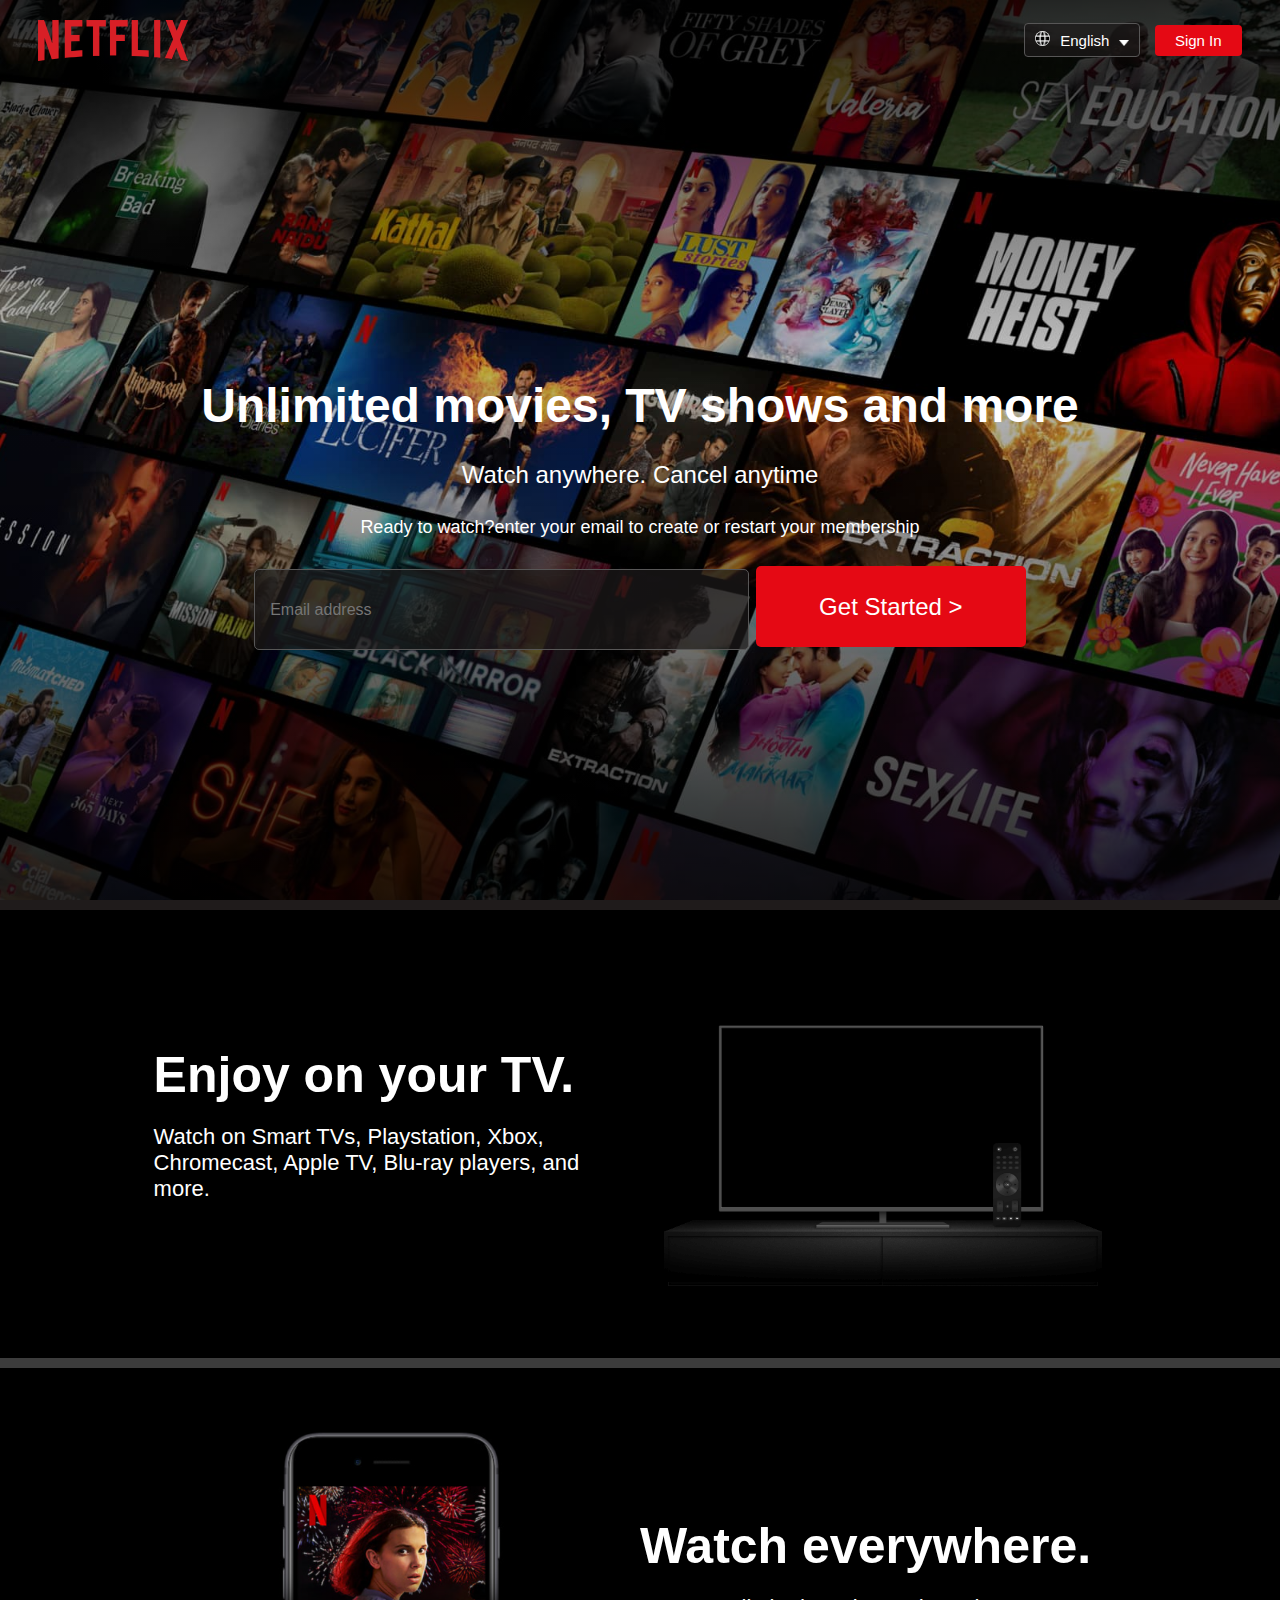
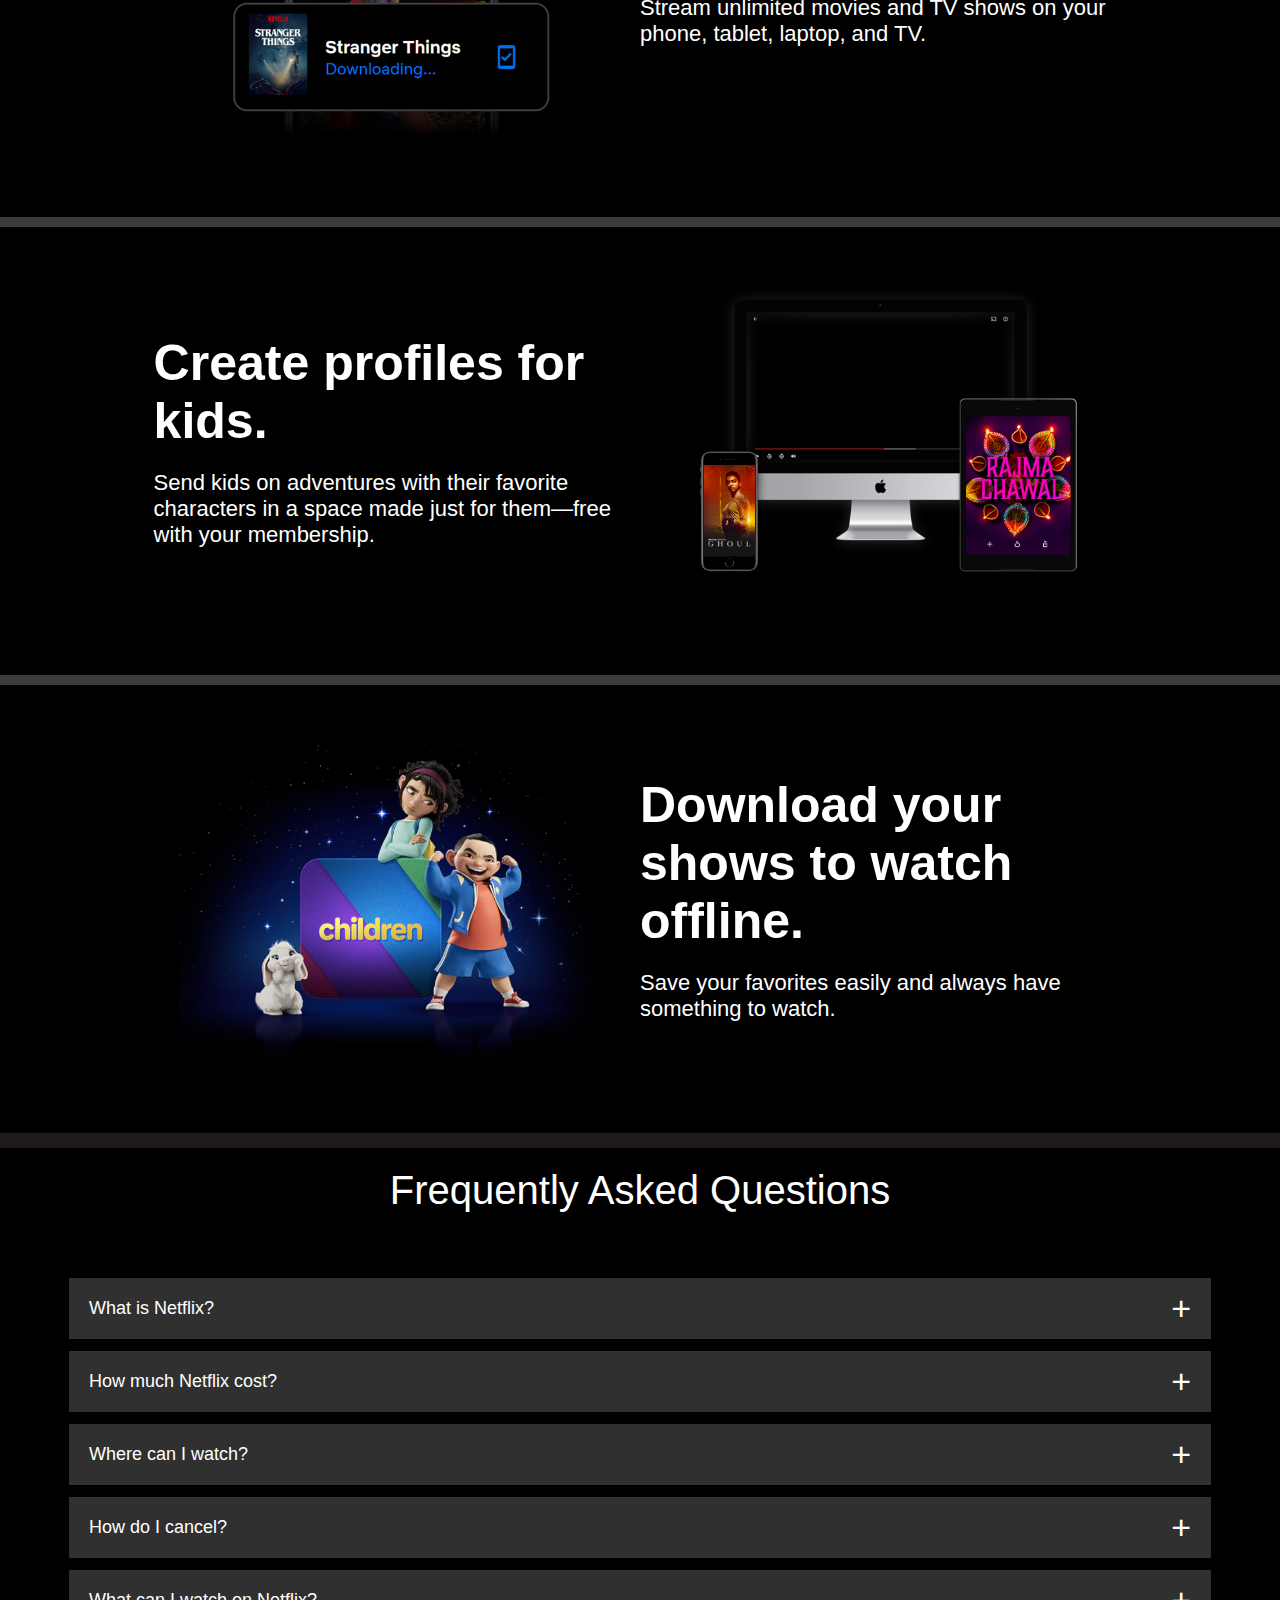
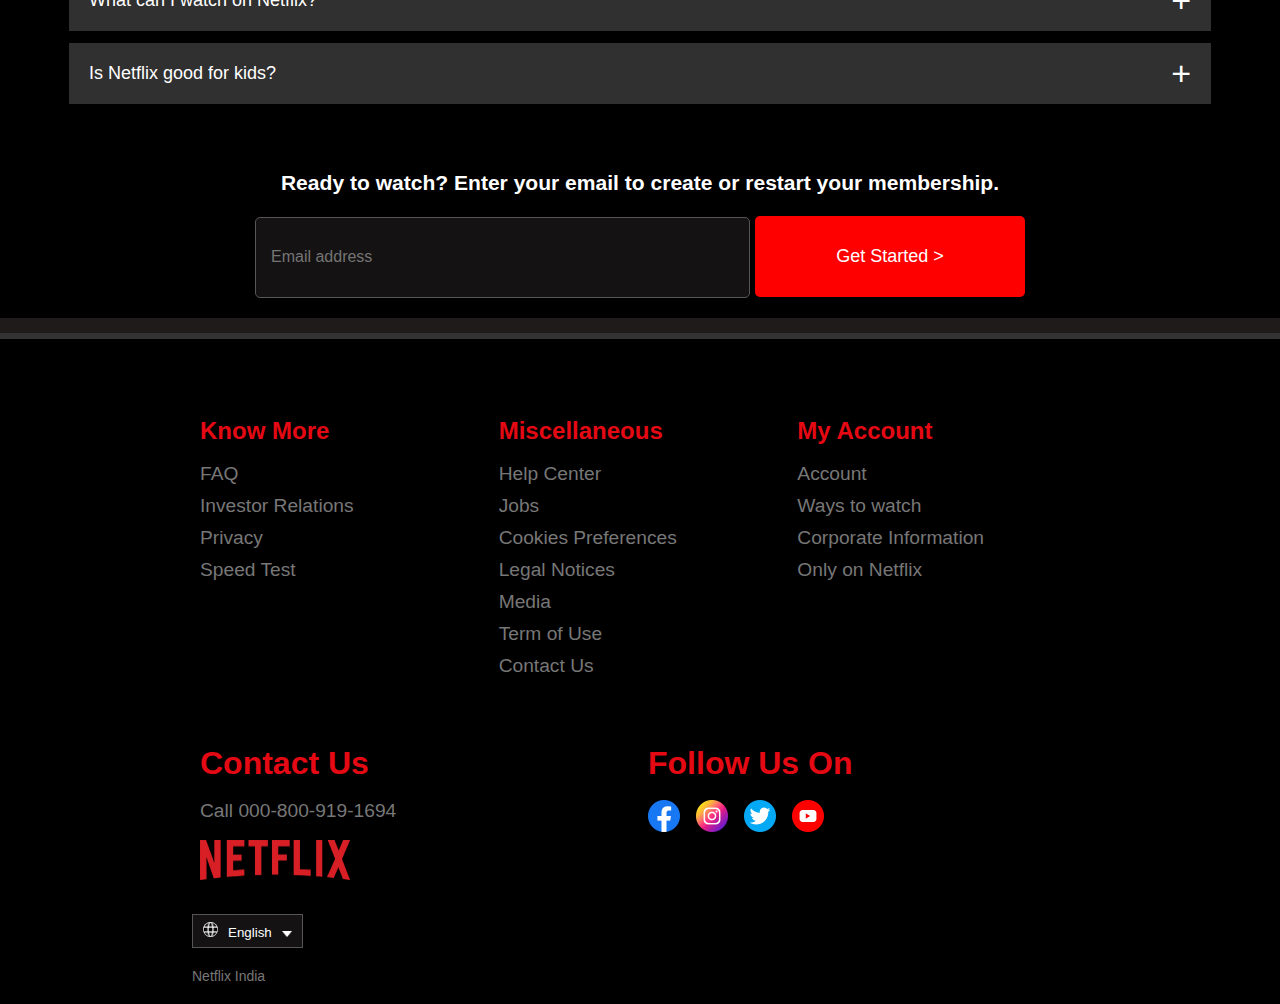
<file: index.html>
<!DOCTYPE html>
<html>

<head>
    <meta name="viewport" content="width=device-width,initial-scale=1.0">
    <title>Cloned Netflix </title>
    <link rel="stylesheet" href="clone_netflix.css">
    <!-- <link href="https://cdn.jsdelivr.net/npm/bootstrap@5.3.0/dist/css/bootstrap.min.css" rel="stylesheet"
    integrity="sha384-9ndCyUaIbzAi2FUVXJi0CjmCapSmO7SnpJef0486qhLnuZ2cdeRhO02iuK6FUUVM" crossorigin="anonymous"> -->

</head>

<body>
    <!-- <script src="https://cdn.jsdelivr.net/npm/bootstrap@5.3.0/dist/js/bootstrap.bundle.min.js"
        integrity="sha384-geWF76RCwLtnZ8qwWowPQNguL3RmwHVBC9FhGdlKrxdiJJigb/j/68SIy3Te4Bkz"
        crossorigin="anonymous"></script> -->

    <div class="main">
        <div class="header">
            <nav>
                <img class="logo" src="images/images/logo.png" alt="netflix logo">
                <div>
                    <button class="lang"><img style="background-color: white; border-radius: 50%;border: 2px;    margin-left: 0;
                    width: 15px;
                    height: auto;
                    margin-right: 10px;" src="images/images/globe3.png" class="btn_img" alt="globe.png"><i
                            class="fa-solid fa-globe"></i>English <img src="images/images/down-icon.png"
                            alt=""></button>
                    <button>Sign In</button>

                </div>
            </nav>
            <div class="form">
                <h1><strong> Unlimited movies, TV shows and more </strong></h1>
                <br>
                <p>Watch anywhere. Cancel anytime</p><br>
                <p style="font-size: large;">Ready to watch?enter your email to create or restart your membership</p>
                <br>
                <form class="email">
                    <!-- <label for="email"> Email address</label> -->
                    <input style="background-color: rgb(28 26 26 / 70%);
                    border: 1px solid rgb(87 86 86); color:white ;width: 55vh; font-size: medium;
    padding-left: 15px" type="email" id="email" placeholder="Email address">
                    <input style="width: 30vh;background-color: #E50914;
                    color: white;
                    font-size: 100%; border: 0;cursor: pointer;" type="submit" value="Get Started >"><i
                        class="fa fa-angle-right" aria-hidden="true"></i>


                </form>
            </div>
        </div>
        <!-- <div class="div-1">
            <div class="box">

                <h2>Enjoy on your TV</h2>
                <br>
                <p style="font-size:x-large;">Watch on smart TVs, PlayStation, Xbox, Chromecast, Apple TV, Blu-ray
                    players and more.</p>



            </div>
            <div style="padding: 5vh 20px" class="box" ">

                <img style=" height: 65vh;" src=" /netfilx/images/images/tv.png" alt="">
                <div class="img-vid">
                    <video style="height: 36vh; " autoplay playinline muted loop>
                        <source
                            src="https://assets.nflxext.com/ffe/siteui/acquisition/ourStory/fuji/desktop/video-tv-in-0819.m4v">
                </div>
            </div>
        </div> -->



        <div class="features">
            <div class="row">
                <div class="text-col">
                    <h2>Enjoy on your TV.</h2>
                    <p>Watch on Smart TVs, Playstation, Xbox, Chromecast, Apple TV, Blu-ray players, and more.</p>
                </div>
                <div class="img-col">
                    <div class="vid-div">
                        <video autoplay playinline muted loop>
                            <source
                                src="https://assets.nflxext.com/ffe/siteui/acquisition/ourStory/fuji/desktop/video-tv-in-0819.m4v">
                    </div>
                    <img src="images/images/tv.png">

                </div>
            </div>
            <div class="row">

                <div class="img-col">

                    <img src="images/images/feature-2.png">
                </div>
                <div class="text-col">
                    <h2>Watch everywhere.</h2>
                    <p>Stream unlimited movies and TV shows on your phone, tablet, laptop, and TV.</p>
                </div>

            </div>
            <div class="row">
                <div class="text-col">
                    <h2>Create profiles for kids.</h2>
                    <p>Send kids on adventures with their favorite characters in a space made just for them—free with
                        your membership.</p>
                </div>
                <div class="img-col">
                    <div class="vid-div">
                        <video style="    padding: 0 21%;
                        padding-bottom: 20%;
                        padding-top: 6%;" autoplay playinline muted loop>
                            <source
                                src="https://assets.nflxext.com/ffe/siteui/acquisition/ourStory/fuji/desktop/video-devices-in.m4v">
                    </div>
                    <img src="images/images/device-pile-in.png">
                </div>
            </div>
            <div class="row">
                <div class="img-col">
                    <img src="images/images/feature-4.png">
                </div>
                <div class="text-col">
                    <h2>Download your shows to watch offline.</h2>
                    <p>Save your favorites easily and always have something to watch.</p>
                </div>

            </div>
        </div>
        <div class="faq">
            <h2>Frequently Asked Questions</h2>
            <div style="padding: 0 5%;" class="faq-accordion">
                <ul class="accordion">
                    <li>
                        <input type="radio" name="accordion" id="first">
                        <label for="first">What is Netflix?</label>
                        <div class="content">
                            <p>Netflix is a streaming service that offers a wide variety of award-winning TV shows,
                                movies,
                                anime, documentaries, and more on thousands of internet-connected devices. <br><br> You
                                can
                                watch as much as you want, whenever you want without a single commercial all for one low
                                monthly price. There's always something new to discover and new TV shows and movies are
                                added every week!</p>
                        </div>
                    </li>
                    <li>
                        <input type="radio" name="accordion" id="second">
                        <label for="second">How much Netflix cost?</label>
                        <div class="content">
                            <p>Watch Netflix on your smartphone, tablet, Smart TV, laptop, or streaming device, all for
                                one
                                fixed monthly fee. Plans range from RM17 to RM55 a month. No extra costs, no contracts.
                            </p>
                        </div>
                    </li>
                    <li>
                        <input type="radio" name="accordion" id="third">
                        <label for="third">Where can I watch?</label>
                        <div class="content">
                            <p>Watch anywhere, anytime. Sign in with your Netflix account to watch instantly on the web
                                at
                                netflix.com from your personal computer or on any internet-connected device that offers
                                the
                                Netflix app, including smart TVs, smartphones, tablets, streaming media players and game
                                consoles. <br><br> You can also download your favorite shows with the iOS, Android, or
                                Windows 10 app. Use downloads to watch while you're on the go and without an internet
                                connection. Take Netflix with you anywhere.</p>
                        </div>
                    </li>
                    <li>
                        <input type="radio" name="accordion" id="fourth">
                        <label for="fourth">How do I cancel?</label>
                        <div class="content">
                            <p>Netflix is flexible. There are no pesky contracts and no commitments. You can easily
                                cancel
                                your account online in two clicks. There are no cancellation fees start or stop your
                                account
                                anytime.</p>
                        </div>
                    </li>
                    <li>
                        <input type="radio" name="accordion" id="fifth">
                        <label for="fifth">What can I watch on Netflix?</label>
                        <div class="content">
                            <p>Netflix has an extensive library of feature films, documentaries, TV shows, anime,
                                award-winning Netflix originals, and more. Watch as much as you want, anytime you want.
                            </p>
                        </div>
                    </li>
                    <li>
                        <input type="radio" name="accordion" id="sixth">
                        <label for="sixth">Is Netflix good for kids?</label>
                        <div class="content">
                            <p>The Netflix Kids experience is included in your membership to give parents control while
                                kids
                                enjoy family-friendly TV shows and movies in their own space. <br><br> Kids profiles
                                come
                                with PIN-protected parental controls that let you restrict the maturity rating of
                                content
                                kids can watch and block specific titles you don't want kids to see.</p>
                        </div>
                    </li>
                </ul>
            </div>
            <h3>Ready to watch? Enter your email to create or restart your membership.</h3>
            <br>
            <form class="email">
                <!-- <label for="email"> Email address</label> -->
                <input style="background-color: rgb(28 26 26 / 70%);
                border: 1px solid rgb(87 86 86); color:white ;width: 55vh; font-size: medium;
padding-left: 15px" type="email" id="email" placeholder="Email address">
                <input style="width: 30vh;background-color: red;
                color: white;
                font-size: 100%; border: 0;cursor: pointer;" type="submit" value="Get Started >"><i
                    class="fa fa-angle-right" aria-hidden="true"></i>


            </form>
        </div>

        <div class="footer">
            <!-- <h2>Questions? call 000-000-0000</h2> -->

            <div class="row">
                <div class="col">
                    <p class="col-p">Know More</p><br>
                    <a href="#">FAQ</a>
                    <a href="#">Investor Relations</a>
                    <a href="#">Privacy</a>
                    <a href="#">Speed Test</a>
                </div>
                <div class="col">
                    <p class="col-p">Miscellaneous</p><br>
                    <a href="#">Help Center</a>
                    <a href="#">Jobs</a>
                    <a href="#">Cookies Preferences</a>
                    <a href="#">Legal Notices</a>

                    <a href="#">Media</a>
                    <a href="#">Term of Use</a>
                    <a href="#">Contact Us</a>
                </div>
                <div class="col">
                    <p class="col-p">My Account</p><br>
                    <a href="#">Account</a>
                    <a href="#">Ways to watch</a>
                    <a href="#">Corporate Information</a>
                    <a href="#">Only on Netflix</a>
                </div>
                <!-- <div class="col">
                    <a href="#">Media</a>
                    <a href="#">Term of Use</a>
                    <a href="#">Contact Us</a>
                </div> -->
            </div>
            <div class="row">
                <div class="col">
                    <h1>Contact Us</h1>
                    <br>
                    <p style="font-size: 1.2rem;">Call 000-800-919-1694</p>
                    <br>
                    <div class="col-logo">
                        <img class="logo" src="images/images/logo.png" alt="netflix logo">

                    </div>
                </div>
                <div class=" col">
                    <h1>Follow Us On</h1><br>
                    <div class="col-img">
                        <a href="https://www.facebook.com/netflix/" target="_blank"><img class="col-img"
                                src="images/images/facebook.png" alt="facebook"></a>
                        <a href="https://www.instagram.com/netflix/" target="_blank"> <img class="col-img"
                                src="images/images/instagram.png" alt="instagram"></a>
                        <a href="https://twitter.com/i/flow/login?redirect_after_login=%2FNetflixIndia" target="_blank">
                            <img class="col-img" src="images/images/twitter.png" alt="twitter"></a>
                        <a href="https://www.youtube.com/Netflix" target="_blank"> <img class="col-img"
                                src="images/images/youtube.png" alt="youtube"></a>
                    </div>

                </div>
            </div>
            <button class="lang"><img style="background-color: white; border-radius: 50%;border: 2px;    margin-left: 0;
                width: 15px;
                height: auto;
                margin-right: 10px;color: white;" src="images/images/globe3.png" class="btn_img" alt="globe.png"><i
                    class="fa-solid fa-globe"></i>English <img src="images/images/down-icon.png" alt=""></button>
            <p class="copyright-txt">Netflix India</p>
        </div>


</body>

</html>
</file>
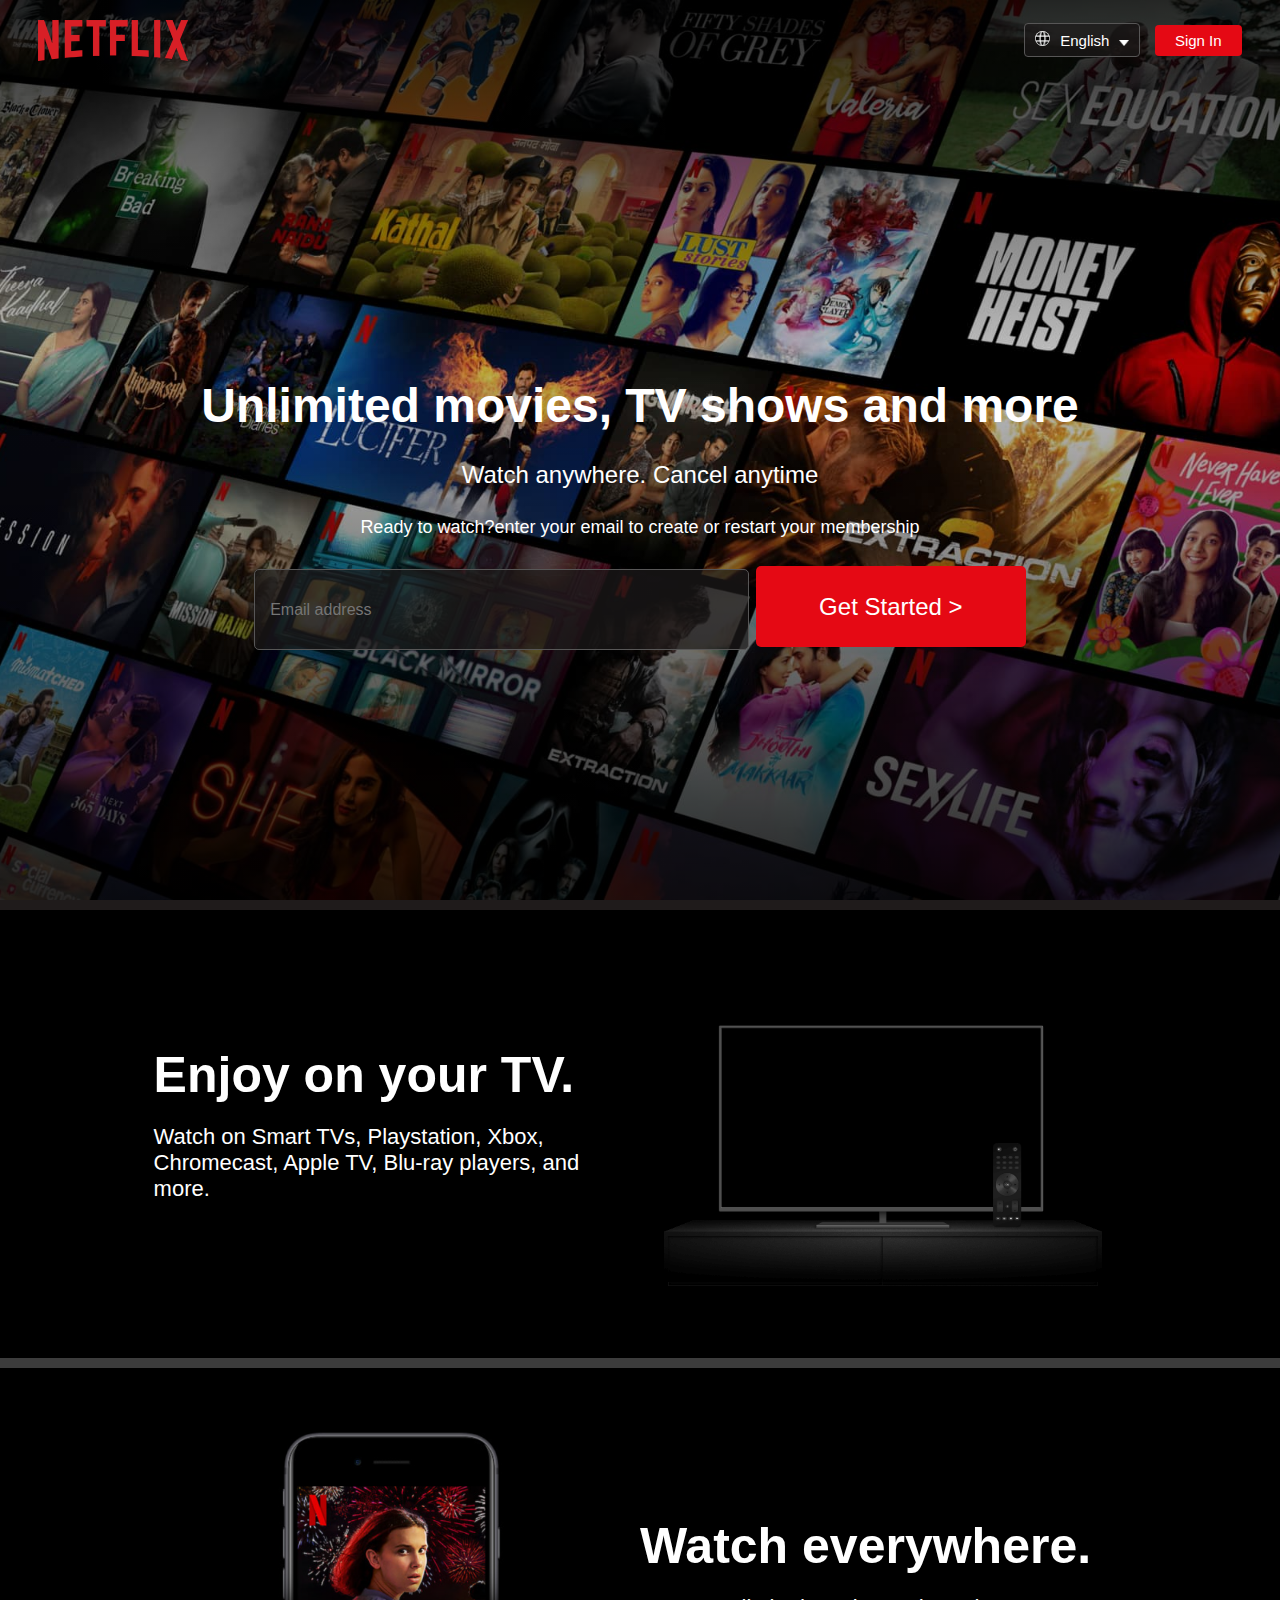
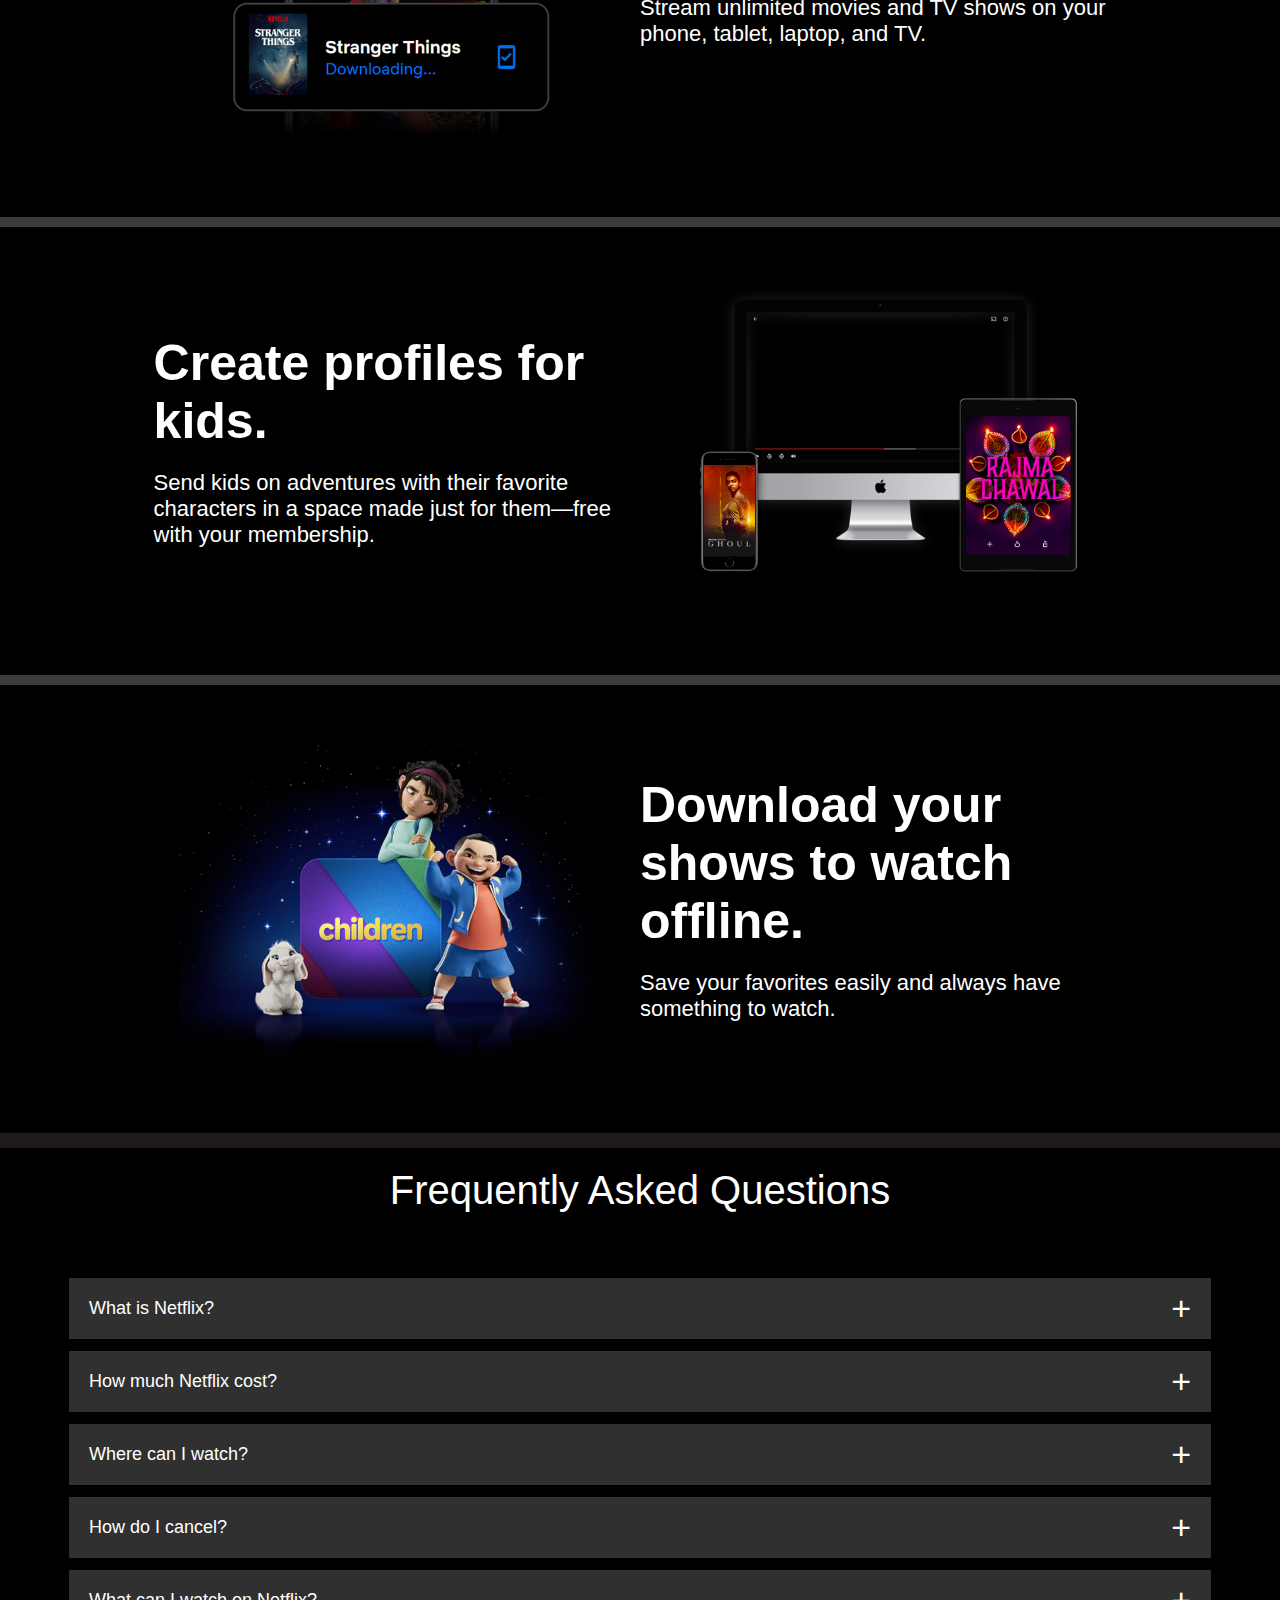
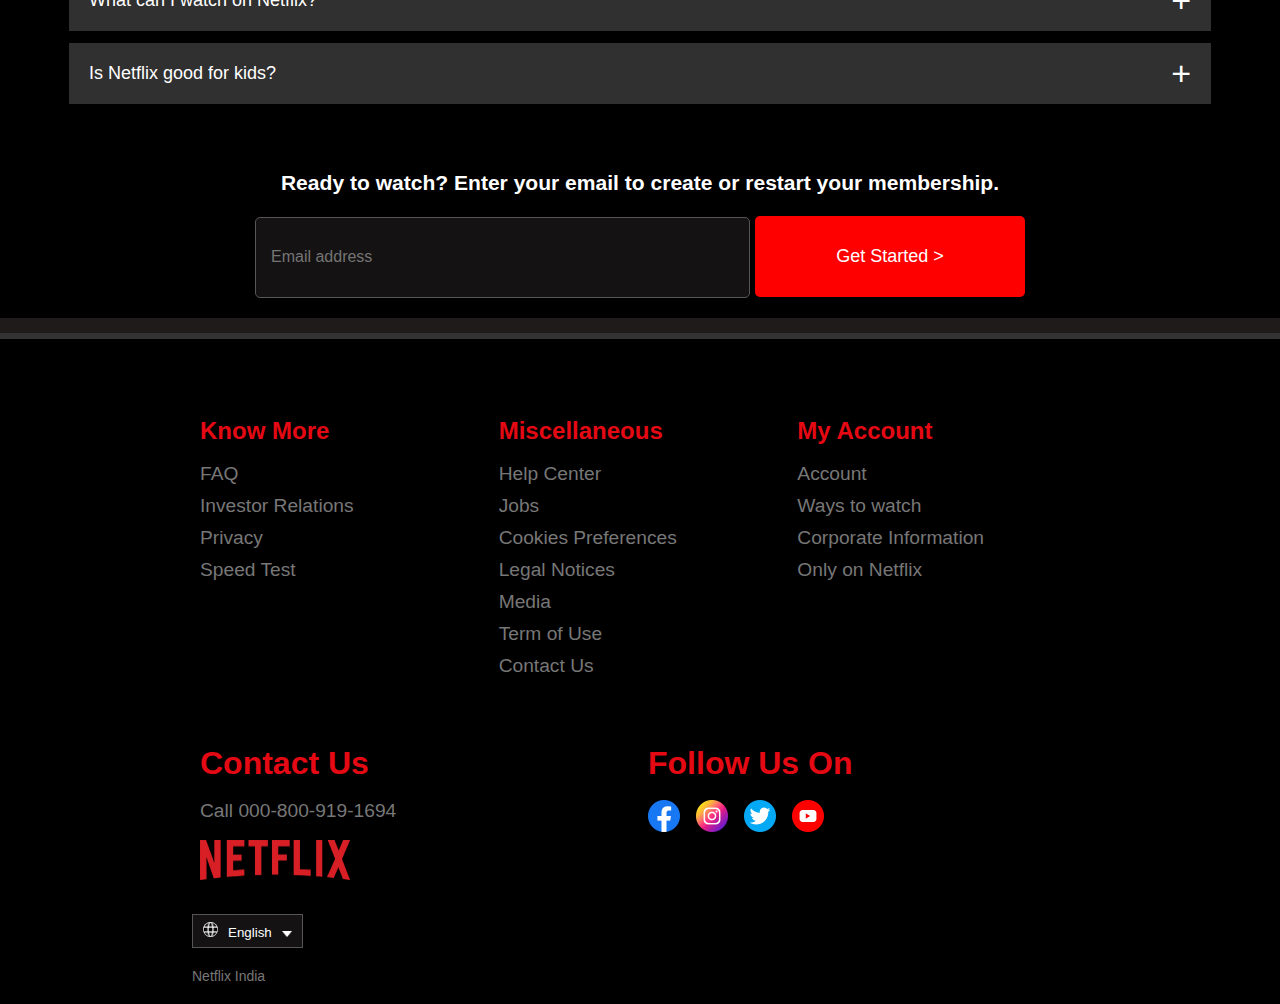
<file: clone_netflix.html>
<!DOCTYPE html>
<html>

<head>
    <meta name="viewport" content="width=device-width,initial-scale=1.0">
    <title>Cloned Netflix </title>
    <link rel="stylesheet" href="clone_netflix.css">
    <!-- <link href="https://cdn.jsdelivr.net/npm/bootstrap@5.3.0/dist/css/bootstrap.min.css" rel="stylesheet"
    integrity="sha384-9ndCyUaIbzAi2FUVXJi0CjmCapSmO7SnpJef0486qhLnuZ2cdeRhO02iuK6FUUVM" crossorigin="anonymous"> -->

</head>

<body>
    <!-- <script src="https://cdn.jsdelivr.net/npm/bootstrap@5.3.0/dist/js/bootstrap.bundle.min.js"
        integrity="sha384-geWF76RCwLtnZ8qwWowPQNguL3RmwHVBC9FhGdlKrxdiJJigb/j/68SIy3Te4Bkz"
        crossorigin="anonymous"></script> -->

    <div class="main">
        <div class="header">
            <nav>
                <img class="logo" src="images/images/logo.png" alt="netflix logo">
                <div>
                    <button class="lang"><img style="background-color: white; border-radius: 50%;border: 2px;    margin-left: 0;
                    width: 15px;
                    height: auto;
                    margin-right: 10px;" src="images/images/globe3.png" class="btn_img" alt="globe.png"><i
                            class="fa-solid fa-globe"></i>English <img src="images/images/down-icon.png"
                            alt=""></button>
                    <button>Sign In</button>

                </div>
            </nav>
            <div class="form">
                <h1><strong> Unlimited movies, TV shows and more </strong></h1>
                <br>
                <p>Watch anywhere. Cancel anytime</p><br>
                <p style="font-size: large;">Ready to watch?enter your email to create or restart your membership</p>
                <br>
                <form class="email">
                    <!-- <label for="email"> Email address</label> -->
                    <input style="background-color: rgb(28 26 26 / 70%);
                    border: 1px solid rgb(87 86 86); color:white ;width: 55vh; font-size: medium;
    padding-left: 15px" type="email" id="email" placeholder="Email address">
                    <input style="width: 30vh;background-color: #E50914;
                    color: white;
                    font-size: 100%; border: 0;cursor: pointer;" type="submit" value="Get Started >"><i
                        class="fa fa-angle-right" aria-hidden="true"></i>


                </form>
            </div>
        </div>
        <!-- <div class="div-1">
            <div class="box">

                <h2>Enjoy on your TV</h2>
                <br>
                <p style="font-size:x-large;">Watch on smart TVs, PlayStation, Xbox, Chromecast, Apple TV, Blu-ray
                    players and more.</p>



            </div>
            <div style="padding: 5vh 20px" class="box" ">

                <img style=" height: 65vh;" src=" /netfilx/images/images/tv.png" alt="">
                <div class="img-vid">
                    <video style="height: 36vh; " autoplay playinline muted loop>
                        <source
                            src="https://assets.nflxext.com/ffe/siteui/acquisition/ourStory/fuji/desktop/video-tv-in-0819.m4v">
                </div>
            </div>
        </div> -->



        <div class="features">
            <div class="row">
                <div class="text-col">
                    <h2>Enjoy on your TV.</h2>
                    <p>Watch on Smart TVs, Playstation, Xbox, Chromecast, Apple TV, Blu-ray players, and more.</p>
                </div>
                <div class="img-col">
                    <div class="vid-div">
                        <video autoplay playinline muted loop>
                            <source
                                src="https://assets.nflxext.com/ffe/siteui/acquisition/ourStory/fuji/desktop/video-tv-in-0819.m4v">
                    </div>
                    <img src="images/images/tv.png">

                </div>
            </div>
            <div class="row">

                <div class="img-col">

                    <img src="images/images/feature-2.png">
                </div>
                <div class="text-col">
                    <h2>Watch everywhere.</h2>
                    <p>Stream unlimited movies and TV shows on your phone, tablet, laptop, and TV.</p>
                </div>

            </div>
            <div class="row">
                <div class="text-col">
                    <h2>Create profiles for kids.</h2>
                    <p>Send kids on adventures with their favorite characters in a space made just for them—free with
                        your membership.</p>
                </div>
                <div class="img-col">
                    <div class="vid-div">
                        <video style="    padding: 0 21%;
                        padding-bottom: 20%;
                        padding-top: 6%;" autoplay playinline muted loop>
                            <source
                                src="https://assets.nflxext.com/ffe/siteui/acquisition/ourStory/fuji/desktop/video-devices-in.m4v">
                    </div>
                    <img src="images/images/device-pile-in.png">
                </div>
            </div>
            <div class="row">
                <div class="img-col">
                    <img src="images/images/feature-4.png">
                </div>
                <div class="text-col">
                    <h2>Download your shows to watch offline.</h2>
                    <p>Save your favorites easily and always have something to watch.</p>
                </div>

            </div>
        </div>
        <div class="faq">
            <h2>Frequently Asked Questions</h2>
            <div style="padding: 0 5%;" class="faq-accordion">
                <ul class="accordion">
                    <li>
                        <input type="radio" name="accordion" id="first">
                        <label for="first">What is Netflix?</label>
                        <div class="content">
                            <p>Netflix is a streaming service that offers a wide variety of award-winning TV shows,
                                movies,
                                anime, documentaries, and more on thousands of internet-connected devices. <br><br> You
                                can
                                watch as much as you want, whenever you want without a single commercial all for one low
                                monthly price. There's always something new to discover and new TV shows and movies are
                                added every week!</p>
                        </div>
                    </li>
                    <li>
                        <input type="radio" name="accordion" id="second">
                        <label for="second">How much Netflix cost?</label>
                        <div class="content">
                            <p>Watch Netflix on your smartphone, tablet, Smart TV, laptop, or streaming device, all for
                                one
                                fixed monthly fee. Plans range from RM17 to RM55 a month. No extra costs, no contracts.
                            </p>
                        </div>
                    </li>
                    <li>
                        <input type="radio" name="accordion" id="third">
                        <label for="third">Where can I watch?</label>
                        <div class="content">
                            <p>Watch anywhere, anytime. Sign in with your Netflix account to watch instantly on the web
                                at
                                netflix.com from your personal computer or on any internet-connected device that offers
                                the
                                Netflix app, including smart TVs, smartphones, tablets, streaming media players and game
                                consoles. <br><br> You can also download your favorite shows with the iOS, Android, or
                                Windows 10 app. Use downloads to watch while you're on the go and without an internet
                                connection. Take Netflix with you anywhere.</p>
                        </div>
                    </li>
                    <li>
                        <input type="radio" name="accordion" id="fourth">
                        <label for="fourth">How do I cancel?</label>
                        <div class="content">
                            <p>Netflix is flexible. There are no pesky contracts and no commitments. You can easily
                                cancel
                                your account online in two clicks. There are no cancellation fees start or stop your
                                account
                                anytime.</p>
                        </div>
                    </li>
                    <li>
                        <input type="radio" name="accordion" id="fifth">
                        <label for="fifth">What can I watch on Netflix?</label>
                        <div class="content">
                            <p>Netflix has an extensive library of feature films, documentaries, TV shows, anime,
                                award-winning Netflix originals, and more. Watch as much as you want, anytime you want.
                            </p>
                        </div>
                    </li>
                    <li>
                        <input type="radio" name="accordion" id="sixth">
                        <label for="sixth">Is Netflix good for kids?</label>
                        <div class="content">
                            <p>The Netflix Kids experience is included in your membership to give parents control while
                                kids
                                enjoy family-friendly TV shows and movies in their own space. <br><br> Kids profiles
                                come
                                with PIN-protected parental controls that let you restrict the maturity rating of
                                content
                                kids can watch and block specific titles you don't want kids to see.</p>
                        </div>
                    </li>
                </ul>
            </div>
            <h3>Ready to watch? Enter your email to create or restart your membership.</h3>
            <br>
            <form class="email">
                <!-- <label for="email"> Email address</label> -->
                <input style="background-color: rgb(28 26 26 / 70%);
                border: 1px solid rgb(87 86 86); color:white ;width: 55vh; font-size: medium;
padding-left: 15px" type="email" id="email" placeholder="Email address">
                <input style="width: 30vh;background-color: red;
                color: white;
                font-size: 100%; border: 0;cursor: pointer;" type="submit" value="Get Started >"><i
                    class="fa fa-angle-right" aria-hidden="true"></i>


            </form>
        </div>

        <div class="footer">
            <!-- <h2>Questions? call 000-000-0000</h2> -->

            <div class="row">
                <div class="col">
                    <p class="col-p">Know More</p><br>
                    <a href="#">FAQ</a>
                    <a href="#">Investor Relations</a>
                    <a href="#">Privacy</a>
                    <a href="#">Speed Test</a>
                </div>
                <div class="col">
                    <p class="col-p">Miscellaneous</p><br>
                    <a href="#">Help Center</a>
                    <a href="#">Jobs</a>
                    <a href="#">Cookies Preferences</a>
                    <a href="#">Legal Notices</a>

                    <a href="#">Media</a>
                    <a href="#">Term of Use</a>
                    <a href="#">Contact Us</a>
                </div>
                <div class="col">
                    <p class="col-p">My Account</p><br>
                    <a href="#">Account</a>
                    <a href="#">Ways to watch</a>
                    <a href="#">Corporate Information</a>
                    <a href="#">Only on Netflix</a>
                </div>
                <!-- <div class="col">
                    <a href="#">Media</a>
                    <a href="#">Term of Use</a>
                    <a href="#">Contact Us</a>
                </div> -->
            </div>
            <div class="row">
                <div class="col">
                    <h1>Contact Us</h1>
                    <br>
                    <p style="font-size: 1.2rem;">Call 000-800-919-1694</p>
                    <br>
                    <div class="col-logo">
                        <img class="logo" src="images/images/logo.png" alt="netflix logo">

                    </div>
                </div>
                <div class=" col">
                    <h1>Follow Us On</h1><br>
                    <div class="col-img">
                        <a href="https://www.facebook.com/netflix/" target="_blank"><img class="col-img"
                                src="images/images/facebook.png" alt="facebook"></a>
                        <a href="https://www.instagram.com/netflix/" target="_blank"> <img class="col-img"
                                src="images/images/instagram.png" alt="instagram"></a>
                        <a href="https://twitter.com/i/flow/login?redirect_after_login=%2FNetflixIndia" target="_blank">
                            <img class="col-img" src="images/images/twitter.png" alt="twitter"></a>
                        <a href="https://www.youtube.com/Netflix" target="_blank"> <img class="col-img"
                                src="images/images/youtube.png" alt="youtube"></a>
                    </div>

                </div>
            </div>
            <button class="lang"><img style="background-color: white; border-radius: 50%;border: 2px;    margin-left: 0;
                width: 15px;
                height: auto;
                margin-right: 10px;color: white;" src="images/images/globe3.png" class="btn_img" alt="globe.png"><i
                    class="fa-solid fa-globe"></i>English <img src="images/images/down-icon.png" alt=""></button>
            <p class="copyright-txt">Netflix India</p>
        </div>


</body>

</html>
</file>
<file: clone_netflix.css>
* {
     margin: 0;
     padding: 0;
     font-family: 'poppins', sans-serif;
     box-sizing: border-box;
 }


 body {
     background: rgb(31, 27, 27);
     color: #fff;

 }

 .header {
     width: 100%;
     height: 100vh;
     background-image: linear-gradient(to top, rgba(0, 0, 0, 0.8) 0, rgba(0, 0, 0, 0) 60%, rgba(0, 0, 0, 0.8) 100%), url(images/images/background_netflix.jpg);
     background-image: image-set(s);
     background-size: cover;
     background-position: center;
     padding: 10px 3%;
     position: relative;
 }

 nav {
     display: flex;
     align-items: center;
     justify-content: space-between;
     width: 100%;
     height: auto;
     padding: 10px 0;
 }

 .logo {
     width: 150px;
     height: auto;
     cursor: pointer;
 }

 nav button {
     border: 0;
     outline: 0;
     background: #E50914;
     color: #fff;
     padding: 7px 20px;
     font-size: 15px;
     border-radius: 4px;
     margin-left: 10px;
     cursor: pointer;




 }

 .lang {
     color: white;
     display: inline-flex;
     align-items: baseline;
     background-color: rgb(28 26 26 / 70%);
     border: transparent;
     padding: 7px 10px;
     border: 1px solid rgb(87 86 86);
 }

 .lang img {
     width: 10px;
     margin-left: 10px;
 }

 .btn_img {
     height: auto;
     width: 20px;
 }

 .form {
     position: absolute;
     /* width: inherit;
     text-align: center;
     top: 40vh;
     font-size: x-large */
     top: 50%;
     left: 50%;
     transform: translate(-50%, -50%);
     text-align: center;
     margin-top: 5%;
     font-size: x-large;
     width: 100vw;
 }

 .email {
     align-items: baseline;
 }

 .email input {
     height: 9vh;
     /* width: 70vh; */
     border-radius: 5px;
 }

 .email button {
     height: 9vh;
     /* width: 70vh; */
     border-radius: 5px;
     cursor: pointer;
 }

 .div-1 {
     background-color: #000;
     /* height: 500px; */

     text-align: center;
     display: flex;

     width: 100%;
     /* flex-wrap: wrap; */
     margin-top: 8px;
 }

 .box {
     width: 50%;
     text-align: left;
     font-size: xx-large;
     padding: 25vh 20px;
     position: relative;

 }

 .img-vid {
     z-index: 0;
     overflow: hidden;
     width: 100%;
     height: 100%;
     max-width: 73%;
     max-height: 54%;
     position: absolute;
     top: 22.9%;
     left: 15%;
 }


 .features {
     /* padding: 50px 12%; */
     font-size: 22px;
     background-color: rgb(60, 60, 60);

 }

 .row {
     background-color: #000;

     display: flex;
     width: 100%;
     /* height: 60%; */
     align-items: center;
     /* flex-wrap: wrap; */
     padding: 50px 12%;
     margin-top: 10px;
 }

 .text-col {
     flex-basis: 50%;
     margin-bottom: 20px;
 }

 .img-col {
     flex-basis: 50%;
     margin-bottom: 20px;
     position: relative;
 }



 video {
     position: absolute;
     top: 0;
     left: 0;
     width: 100%;
     height: 100%;
     object-fit: cover;
     z-index: 1;
     padding: 14% 16.6%;

 }

 .img-col img {
     position: relative;

     z-index: 1;

     display: block;
     width: 90%;
     margin: auto;
 }

 .features h2 {
     font-size: 50px;
     font-weight: 600;
     margin-bottom: 20px;
 }

 .faq {
     background-color: #000;
     padding: 20px 0;
     text-align: center;
     font-size: 18px;
     margin-top: 15px;
 }

 faq-accordion {
     width: 100%;
     padding: 0 5%;
 }

 .faq h2 {
     font-weight: 500;
     font-size: 40px;
 }

 .accordion {
     margin: 60px 0;
     width: 100%;
     /* max-width: 750px; */
 }

 .accordion li {
     list-style: none;
     width: 100%;
     padding: 5px;
 }

 .accordion li label {
     display: flex;
     align-items: center;
     padding: 20px;
     font-size: 18px;
     font-weight: 500;
     background: #303030;
     margin-bottom: 2px;
     cursor: pointer;
     position: relative;
 }

 label::after {
     content: '+';
     font-size: 34px;
     position: absolute;
     right: 20px;
     transition: transform 0.5s;
 }

 input[type="radio"] {
     display: none;
 }

 .accordion .content {
     background: #303030;
     text-align: left;
     padding: 0 20px;
     max-height: 0;
     overflow: hidden;
     transition: max-height 0.5s, padding 0.5s;
 }

 .accordion input[type="radio"]:checked+label+.content {
     max-height: 600px;
     padding: 30px 20px;
 }

 .accordion input[type="radio"]:checked+label::after {
     transform: rotate(135deg);
 }

 .faq .email-signup {
     max-width: 600px;
     margin: 20px auto 60px;
 }

 .faq small {
     font-size: 13px;
 }

 /* Footer */
 .footer {
     padding: 50px 15% 10px;
     border-top: 6px solid #333;
     color: #777;
     background-color: #000;
     margin-top: 15px;
 }

 .footer h2 {
     font-size: 18px;
     font-weight: 400;
     margin-bottom: 30px;
 }

 .footer .col {
     flex-basis: 25%;
     flex-grow: 1;
     margin-bottom: 20px;
 }

 .footer .col a {
     display: block;
     text-decoration: none;
     color: #777;
     font-size: 1.2rem;
     margin-bottom: 10px;
 }

 .footer .row {
     align-items: flex-start;
     padding: 10px 0;
     justify-content: space-between;
 }

 .footer .language-btn {
     color: #fff;
     padding: 10px 20px;
     border-radius: 3px;
 }

 .copyright-txt {
     font-size: 14px;
     margin-top: 20px;
     margin-bottom: 10px;
 }

 .col {
     margin: 0.5rem;
 }

 .col h1 {
     font-weight: bolder;
     color: #E50914;

 }



 .col-img {
     height: 2rem;
     margin-right: 1rem;
     display: flex;
 }

 .col-p {
     font-size: 1.5rem;
     color: #E50914;
     font-weight: bolder;
 }

 /* Media Queries for Small Screen */
 @media only screen and (max-width: 600px) {
     .logo {
         width: 100px;
     }

     nav button {
         padding: 5px 10px;
     }

     nav .language-btn {
         padding: 4px 8px;
     }

     .header-content {
         position: unset;
         transform: none;
         padding-top: 150px;
     }

     .header-content h1 {
         font-size: 30px;
     }

     .email-signup button {
         font-size: 12px;
         padding: 10px 15px;
     }

     .text-col,
     .img-col {
         flex-basis: 100%;
     }

     .features h2 {
         font-size: 30px;
     }

     .features p {
         font-size: 15px;
     }

     .row:nth-child(2),
     .row:nth-child(4) {
         flex-direction: column-reverse;
     }

     .features .row {
         padding: 10px 0;
     }

     .faq h2 {
         font-size: 20px;
     }

     .accordion .content {
         font-size: 14px;
     }

     .accordion li label {
         padding: 10px;
         font-size: 14px;
     }

     label::after {
         font-size: 22px;
     }
 }
</file>
